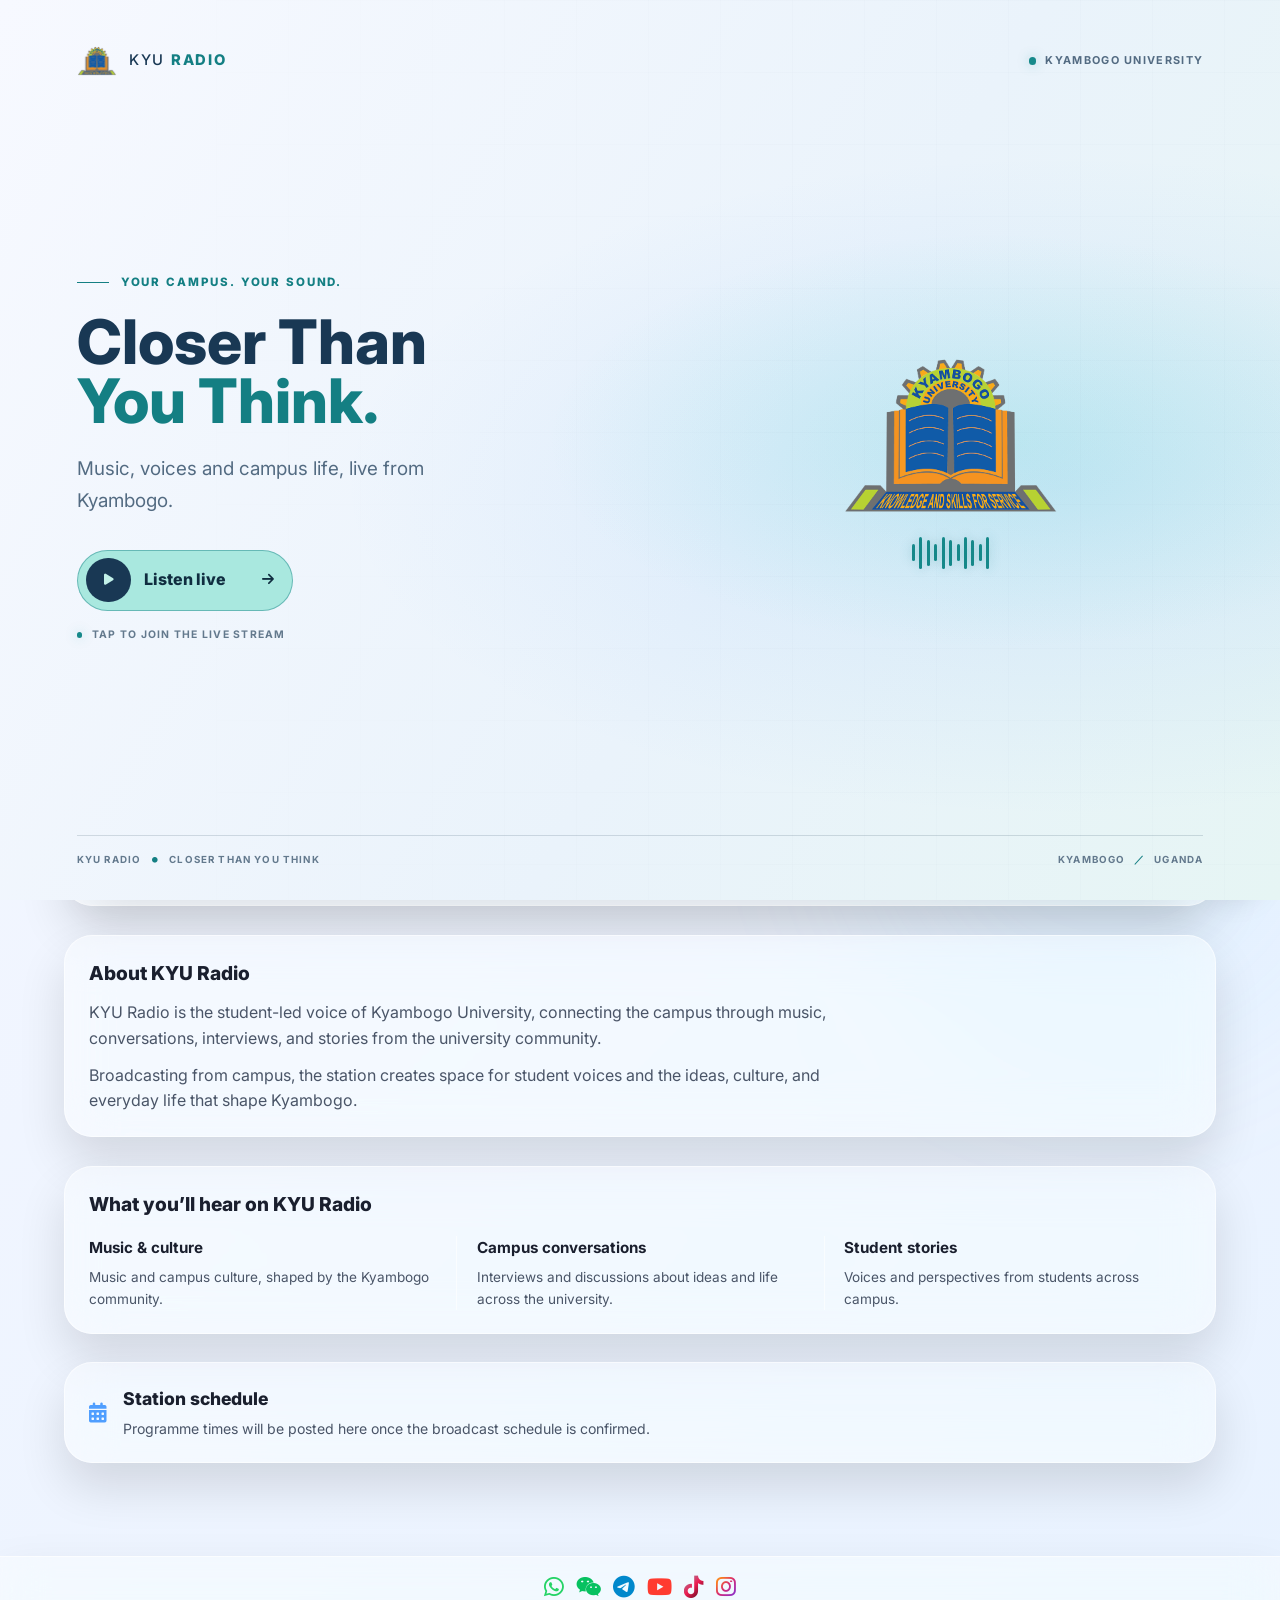
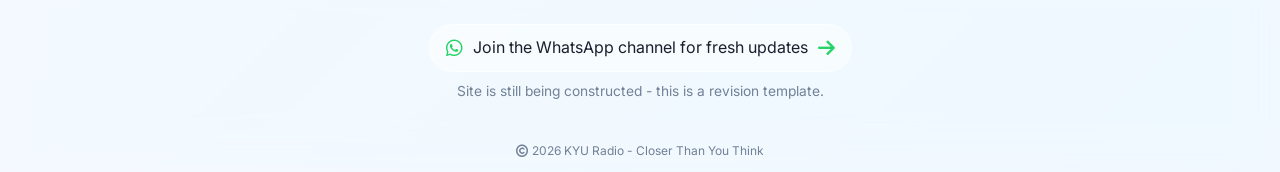
<file: index.html>
﻿<!DOCTYPE html>
<html lang="en">
<head>
  <meta charset="UTF-8">
  <meta name="viewport" content="width=device-width, initial-scale=1.0, viewport-fit=cover">
  <script>
    (function () {
      var theme;
      try { theme = localStorage.getItem('kyu-theme'); } catch (e) {}
      if (theme !== 'light' && theme !== 'dark') {
        theme = window.matchMedia && window.matchMedia('(prefers-color-scheme: dark)').matches ? 'dark' : 'light';
      }
      document.documentElement.setAttribute('data-theme', theme);
    })();
  </script>
  <title>KYU Radio | Kyambogo University</title>
  <meta name="description" content="KYU Radio is the student-led voice of Kyambogo University, bringing the campus community music, conversations, interviews, and stories.">
  <meta name="theme-color" content="#030615">
  <link rel="icon" type="image/png" sizes="192x192" href="app-icon-192.png?v=2">
  <link rel="manifest" href="manifest.webmanifest">
  <link rel="apple-touch-icon" sizes="180x180" href="app-icon-180.png?v=2">
  <meta name="mobile-web-app-capable" content="yes">
  <meta name="apple-mobile-web-app-capable" content="yes">
  <meta name="apple-mobile-web-app-title" content="KYU Radio">
  <meta name="apple-mobile-web-app-status-bar-style" content="black-translucent">
  <link rel="canonical" href="https://nexstudy.me/">
  <meta property="og:type" content="website">
  <meta property="og:site_name" content="KYU Radio">
  <meta property="og:title" content="KYU Radio | Kyambogo University">
  <meta property="og:description" content="The student-led voice of Kyambogo University. Listen for music, campus conversations, interviews, and student stories.">
  <meta property="og:url" content="https://nexstudy.me/">
  <meta property="og:image" content="https://nexstudy.me/og-image.png">
  <meta property="og:image:alt" content="Kyambogo University crest, the KYU Radio logo">
  <meta name="twitter:card" content="summary_large_image">
  <meta name="twitter:title" content="KYU Radio | Kyambogo University">
  <meta name="twitter:description" content="The student-led voice of Kyambogo University. Listen for music, campus conversations, interviews, and student stories.">
  <meta name="twitter:image" content="https://nexstudy.me/og-image.png">
  <link rel="preload" href="fonts/Inter-VariableFont_opsz,wght.ttf" as="font" type="font/ttf" crossorigin>
  <link rel="preconnect" href="https://fonts.googleapis.com">
  <link rel="preconnect" href="https://fonts.gstatic.com" crossorigin>
  <link href="https://fonts.googleapis.com/css2?family=Inter:opsz,wght@14..32,300;14..32,400;14..32,500;14..32,600;14..32,700;14..32,800&display=swap" rel="stylesheet">
  <link rel="stylesheet" href="https://cdnjs.cloudflare.com/ajax/libs/font-awesome/6.0.0-beta3/css/all.min.css">
  <link rel="stylesheet" href="styles.css">
</head>
<body class="entry-active">
  <section class="entry-gate" id="entry" role="dialog" aria-modal="true" aria-labelledby="entryTitle">
    <div class="entry-gate-shell">
      <header class="entry-gate-header">
        <div class="entry-gate-brand">
          <img class="entry-gate-brand-mark" src="kyu-logo.png" alt="">
          <span>KYU <strong>RADIO</strong></span>
        </div>
        <div class="entry-gate-location">
          <span class="entry-gate-location-dot" aria-hidden="true"></span>
          <span>KYAMBOGO UNIVERSITY</span>
        </div>
      </header>

      <div class="entry-gate-layout">
        <div class="entry-gate-copy">
          <p class="entry-gate-kicker">YOUR CAMPUS. YOUR SOUND.</p>
          <h1 class="entry-gate-title" id="entryTitle">Closer Than<br><span>You Think.</span></h1>
          <p class="entry-gate-description">Music, voices and campus life, live from Kyambogo.</p>
          <button class="entry-gate-button" id="enterBtn" type="button">
            <span class="entry-gate-play-icon"><i class="fas fa-play" aria-hidden="true"></i></span>
            <span>Listen live</span>
            <i class="fas fa-arrow-right entry-gate-button-arrow" aria-hidden="true"></i>
          </button>
          <p class="entry-gate-note"><span aria-hidden="true"></span> TAP TO JOIN THE LIVE STREAM</p>
        </div>

        <div class="entry-gate-art" aria-hidden="true">
          <img class="entry-gate-logo" src="kyu-logo.png" alt="">
          <div class="entry-gate-signal">
            <span></span><span></span><span></span><span></span><span></span><span></span><span></span><span></span><span></span><span></span><span></span>
          </div>
        </div>
      </div>

      <footer class="entry-gate-footer">
        <span>KYU RADIO <i class="fas fa-circle" aria-hidden="true"></i> CLOSER THAN YOU THINK</span>
        <span>KYAMBOGO <b>／</b> UGANDA</span>
      </footer>
    </div>
  </section>
  <div class="cosmic-bg" aria-hidden="true">
    <div class="floating-orb orb-a"></div>
    <div class="floating-orb orb-b"></div>
    <div class="floating-orb orb-c"></div>
  </div>

  <main class="container">
    <header class="radio-site-header">
      <div class="radio-brand" aria-label="KYU Radio brand">
        <img class="radio-brand-logo" src="kyu-logo.png" alt="KYU Radio logo">
        <div class="radio-brand-copy">
          <span class="radio-brand-name">KYU RADIO</span>
          <span class="radio-brand-sub">Closer Than You Think</span>
        </div>
      </div>
      <div class="radio-state" id="livePill" data-state="ready" role="status" aria-live="polite">
        <span class="radio-state-dot" aria-hidden="true"></span>
        <span id="liveText">Ready</span>
      </div>
    </header>
    <section id="radio-player" class="radio-player" aria-label="KYU Radio live stream">
      <div class="radio-art-frame">
        <span class="radio-art-fallback" id="radioArtFallback">KYU</span>
        <img id="radioArt" alt="" hidden>
      </div>
      <div class="radio-player-copy">
        <div class="radio-player-kicker">Now Playing</div>
        <h1 class="radio-player-title" id="nowTitle">KYU Radio</h1>
        <p class="radio-player-note" id="nowArtist">Live from Kyambogo University</p>
        <p class="radio-current-lyric" id="currentLyric" aria-live="off" hidden></p>
        <p class="radio-player-status" id="status" role="status" aria-live="polite" hidden></p>
      </div>
      <div class="radio-controls">
        <button class="radio-play-btn" id="playBtn" type="button" aria-label="Play KYU Radio">
          <svg viewBox="0 0 24 24" aria-hidden="true"><path id="playPath" d="M8 5v14l11-7z"/></svg>
        </button>
        <label class="radio-volume" for="volume">
          <span class="radio-volume-heading">
            <span>Volume</span>
            <output class="radio-volume-value" id="volumeValue" for="volume">75%</output>
          </span>
          <span class="radio-volume-slider">
            <i class="fas fa-volume-up radio-volume-icon" aria-hidden="true"></i>
            <input id="volume" type="range" min="0" max="1" step="0.01" value="0.75" aria-label="Volume">
          </span>
        </label>
      </div>
      <details class="radio-lyrics" id="lyricsSection" hidden>
        <summary>Lyrics</summary>
        <div class="radio-lyrics-transcript" id="lyricsTranscript"></div>
      </details>
      <audio id="audio" preload="none" aria-label="KYU Radio stream"></audio>
    </section>
    <div class="radio-listener-strip" aria-live="polite">
      <span class="radio-listener-count" id="listenerCount">—</span>
      <span>listening now</span>
    </div>
    
    <div class="topics-nav-wrapper">
      <button type="button" class="nav-arrow nav-arrow-left" aria-label="Scroll topics left"><i class="fas fa-chevron-left"></i></button>
      <div class="topics-nav" id="topicsNav">
        <a href="#radio-player" class="topic-nav-link">Listen Live</a>
        <a href="#radio-history" class="topic-nav-link">Recently Played</a>
        <a href="#radio-about" class="topic-nav-link">About</a>
        <a href="#radio-programs" class="topic-nav-link">Programming</a>
        <a href="#radio-schedule" class="topic-nav-link">Schedule</a>
      </div>
      <button type="button" class="nav-arrow nav-arrow-right" aria-label="Scroll topics right"><i class="fas fa-chevron-right"></i></button>
    </div>

    <section id="radio-history" class="radio-history fade-up" aria-labelledby="historyHeading">
      <h2 id="historyHeading">Recently Played</h2>
      <ul class="history-list" id="historyList">
        <li class="history-item">
          <div class="history-art" aria-hidden="true"></div>
          <div class="history-text">
            <div class="history-title">Waiting for station data…</div>
            <div class="history-artist">Track history will appear here</div>
          </div>
          <div class="history-time">—</div>
        </li>
      </ul>
    </section>

    <section id="radio-about" class="radio-about fade-up" aria-labelledby="aboutHeading">
      <h2 id="aboutHeading">About KYU Radio</h2>
      <p>KYU Radio is the student-led voice of Kyambogo University, connecting the campus through music, conversations, interviews, and stories from the university community.</p>
      <p>Broadcasting from campus, the station creates space for student voices and the ideas, culture, and everyday life that shape Kyambogo.</p>
    </section>

    <section id="radio-programs" class="radio-programs fade-up" aria-labelledby="programsHeading">
      <h2 id="programsHeading">What you’ll hear on KYU Radio</h2>
      <div class="program-grid">
        <article class="program-item">
          <h3>Music &amp; culture</h3>
          <p>Music and campus culture, shaped by the Kyambogo community.</p>
        </article>
        <article class="program-item">
          <h3>Campus conversations</h3>
          <p>Interviews and discussions about ideas and life across the university.</p>
        </article>
        <article class="program-item">
          <h3>Student stories</h3>
          <p>Voices and perspectives from students across campus.</p>
        </article>
      </div>
    </section>

    <section id="radio-schedule" class="radio-schedule fade-up" aria-labelledby="scheduleHeading">
      <i class="fas fa-calendar-alt radio-schedule-icon" aria-hidden="true"></i>
      <div>
        <h2 id="scheduleHeading">Station schedule</h2>
        <p>Programme times will be posted here once the broadcast schedule is confirmed.</p>
      </div>
    </section>

  </main>

    <footer class="footer-wrapper">
      <div class="footer-content">
        <div class="social-links">
          <a class="social-icon" data-social="whatsapp" href="https://whatsapp.com/channel/0029Vb8wN9pDZ4LTn4xQVS14" target="_blank" rel="noopener noreferrer" aria-label="WhatsApp"><i class="fab fa-whatsapp"></i></a>
          <a class="social-icon" data-social="wechat" href="https://www.wechat.com" target="_blank" rel="noopener noreferrer" aria-label="WeChat"><i class="fab fa-weixin"></i></a>
          <a class="social-icon" data-social="telegram" href="https://t.me/kyuradio" target="_blank" rel="noopener noreferrer" aria-label="Telegram"><i class="fab fa-telegram"></i></a>
          <a class="social-icon" data-social="youtube" href="https://youtube.com/@kyambogo_university?si=bXR2ndta5d_9NJWc" target="_blank" rel="noopener noreferrer" aria-label="YouTube"><i class="fab fa-youtube"></i></a>
          <a class="social-icon" data-social="tiktok" href="https://tiktok.com" target="_blank" rel="noopener noreferrer" aria-label="TikTok"><i class="fab fa-tiktok"></i></a>
          <a class="social-icon" data-social="instagram" href="https://www.instagram.com/kyambogo_university?stkn=MXdjdWpjbTR1eXE0bg==" target="_blank" rel="noopener noreferrer" aria-label="Instagram"><i class="fab fa-instagram"></i></a>
        </div>
        <div class="footer-cta">
          <div class="whatsapp-channel" id="whatsappChannelBtn">
            <i class="fab fa-whatsapp"></i>
            <span>Join the WhatsApp channel for fresh updates</span>
            <i class="fas fa-arrow-right"></i>
          </div>
          <div class="footer-note">
            Site is still being constructed - this is a revision template.
          </div>
        </div>
        <div class="footer-divider"></div>
        <div class="copyright">
          <i class="far fa-copyright"></i> 2026 KYU Radio - Closer Than You Think
        </div>
      </div>
    </footer>
    <button class="theme-toggle" id="displayThemeToggle" type="button" aria-label="Toggle theme">
      <i class="fas fa-moon"></i>
    </button>
    <aside class="sticky-player" id="stickyBar" aria-label="Mini player" aria-hidden="true">
      <div class="sticky-player-art" id="sbArt" aria-hidden="true"></div>
      <div class="sticky-player-copy" aria-live="polite">
        <span class="sticky-player-label">NOW PLAYING</span>
        <span class="sticky-player-title" id="sbTitle">KYU Radio</span>
        <span class="sticky-player-artist" id="sbArtist">Live from Kyambogo University</span>
      </div>
      <button class="sticky-player-button" id="sbBtn" type="button" aria-label="Play stream">
        <svg viewBox="0 0 24 24" aria-hidden="true"><path id="sbPath" d="M8 5v14l11-7z"/></svg>
      </button>
    </aside>
  <script>
    // ========== TOUCH DEVICE DETECTION ==========
    (function() {
      const isTouchDevice = () => {
        return (('ontouchstart' in window) ||
                (navigator.maxTouchPoints > 0) ||
                (navigator.msMaxTouchPoints > 0) ||
                window.matchMedia('(pointer: coarse)').matches);
      };

      if (isTouchDevice()) {
        document.documentElement.classList.add('touch-device');
        document.body.classList.add('touch-device');
      }
    })();

    // ========== TOPIC DROPDOWNS ==========
    let openTopics = [];

    function toggleTopic(header, topicId) {
      const content = document.getElementById(`topic-content-${topicId}`);
      const icon = header.querySelector('.collapse-icon');
      const isOpen = content.classList.contains('open');

      if (!isOpen) {
        // Limit to 3 open topics
        if (openTopics.length >= 3) {
          const oldestId = openTopics.shift();
          const oldestContent = document.getElementById(`topic-content-${oldestId}`);
          const oldestHeader = oldestContent ? oldestContent.previousElementSibling : null;
          if (oldestContent && oldestHeader) {
            oldestContent.classList.remove('open');
            const oldestIcon = oldestHeader.querySelector('.collapse-icon');
            if (oldestIcon) {
              oldestIcon.classList.remove('fa-chevron-down');
              oldestIcon.classList.add('fa-chevron-right');
              oldestHeader.setAttribute('aria-expanded', 'false');
            }
          }
        }
        content.classList.add('open');
        if (icon) {
          icon.classList.remove('fa-chevron-right');
          icon.classList.add('fa-chevron-down');
        }
        header.setAttribute('aria-expanded', 'true');
        openTopics.push(topicId);
      } else {
        content.classList.remove('open');
        if (icon) {
          icon.classList.remove('fa-chevron-down');
          icon.classList.add('fa-chevron-right');
        }
        header.setAttribute('aria-expanded', 'false');
        openTopics = openTopics.filter(id => id !== topicId);
      }
    }

    // Open topic from hash
    function openTopicFromHash() {
      const hash = window.location.hash;
      if (hash && hash.startsWith('#topic-')) {
        const topicId = hash.replace('#topic-', '');
        const header = document.querySelector(`#topic-${topicId} .topic-header`);
        if (header) {
          const content = document.getElementById(`topic-content-${topicId}`);
          if (content && !content.classList.contains('open')) {
            toggleTopic(header, parseInt(topicId));
          }
        }
      }
    }

    // ========== MARQUEE DETECTION ==========
    function setupEpisodeTitleWrappers() {
      document.querySelectorAll('.episode-title').forEach(title => {
        if (!title.querySelector('.episode-title-text')) {
          const inner = document.createElement('span');
          inner.className = 'episode-title-text';
          inner.textContent = title.textContent.trim();
          title.textContent = '';
          title.appendChild(inner);
        }
      });
    }

    function setupTopicNameWrappers() {
      document.querySelectorAll('.topic-name').forEach(name => {
        if (!name.querySelector('.topic-name-text')) {
          const inner = document.createElement('span');
          inner.className = 'topic-name-text';
          inner.textContent = name.textContent.trim();
          name.textContent = '';
          name.appendChild(inner);
        }
      });
    }

    function checkAndApplyMarquee() {
      const isMobile = window.matchMedia('(max-width: 768px)').matches;
      const prefersReducedMotion = window.matchMedia('(prefers-reduced-motion: reduce)').matches;
      document.querySelectorAll('.episode-title, .topic-name').forEach(container => {
        const inner = container.querySelector('.episode-title-text, .topic-name-text');
        if (!inner) {
          return;
        }

        container.classList.remove('marquee-active');
        container.style.removeProperty('--marquee-duration');
        container.style.removeProperty('--topic-marquee-duration');
        inner.style.animationDuration = '';
        inner.style.removeProperty('transform');

        if (prefersReducedMotion) {
          return;
        }

        const containerWidth = container.clientWidth;
        const textWidth = inner.scrollWidth;

        if (textWidth > containerWidth + 2) {
          container.classList.add('marquee-active');
          container.style.setProperty('--marquee-shift', `${textWidth - containerWidth}px`);
          const durationBase = container.classList.contains('topic-name') ? (isMobile ? 7 : 10) : (isMobile ? 8 : 12);
          const maxDuration = container.classList.contains('topic-name') ? (isMobile ? 16 : 22) : (isMobile ? 18 : 24);
          const duration = Math.max(durationBase, Math.min(maxDuration, (textWidth / containerWidth) * durationBase));
          const propertyName = container.classList.contains('topic-name') ? '--topic-marquee-duration' : '--marquee-duration';
          container.style.setProperty(propertyName, duration + 's');
        }
      });
    }

    // ========== THEME TOGGLE (FIXED) ==========
    const themeToggle = document.getElementById('displayThemeToggle');
    const THEME_KEY = 'kyu-theme';
    let isScrollTopMode = false;
    const scrollToggleThreshold = 220;
    let themeToggleFadeTimer = null;

    function getSystemTheme() {
      return window.matchMedia && window.matchMedia('(prefers-color-scheme: dark)').matches ? 'dark' : 'light';
    }

    function getStoredTheme() {
      try {
        const saved = localStorage.getItem(THEME_KEY);
        if (saved === 'light' || saved === 'dark') return saved;
      } catch (e) {}
      return getSystemTheme();
    }

    function applyTheme(mode) {
      const resolvedMode = mode === 'system' ? getSystemTheme() : mode;
      document.documentElement.setAttribute('data-theme', resolvedMode);
      document.body.classList.toggle('light-mode', resolvedMode === 'light');
      document.body.classList.toggle('dark-mode', resolvedMode === 'dark');
      try { localStorage.setItem(THEME_KEY, resolvedMode); } catch (e) {}
      renderThemeToggle();
    }

    function renderThemeToggle() {
      if (!themeToggle) return;
      if (isScrollTopMode) {
        themeToggle.classList.add('scroll-top');
        themeToggle.innerHTML = '<svg class="scroll-top-icon" viewBox="0 0 24 24" aria-hidden="true" focusable="false"><path d="M12 19V5M6 11l6-6 6 6"/></svg>';
        themeToggle.setAttribute('aria-label', 'Scroll to top');
        return;
      }

      themeToggle.classList.remove('scroll-top');
      const isLightMode = document.body.classList.contains('light-mode');
      themeToggle.innerHTML = isLightMode
        ? '<i class="theme-toggle-icon fas fa-moon" aria-hidden="true"></i>'
        : '<i class="theme-toggle-icon fas fa-sun" aria-hidden="true"></i>';
      themeToggle.setAttribute('aria-label', isLightMode ? 'Switch to dark mode' : 'Switch to light mode');
    }

    function showThemeToggle() {
      if (!themeToggle) return;
      themeToggle.classList.add('visible');
      themeToggle.classList.remove('fade-out');
      if (themeToggleFadeTimer) {
        clearTimeout(themeToggleFadeTimer);
      }
      themeToggleFadeTimer = window.setTimeout(() => {
        themeToggle.classList.remove('visible');
        themeToggle.classList.add('fade-out');
      }, 1200);
    }

    function updateThemeToggleState() {
      const shouldUseScrollTop = window.scrollY > scrollToggleThreshold;
      if (shouldUseScrollTop !== isScrollTopMode) {
        isScrollTopMode = shouldUseScrollTop;
        renderThemeToggle();
      }
    }

    themeToggle.addEventListener('click', () => {
      if (isScrollTopMode) {
        window.scrollTo({ top: 0, behavior: 'smooth' });
        return;
      }

      const nextMode = document.body.classList.contains('light-mode') ? 'dark' : 'light';
      applyTheme(nextMode);
    });

    const savedTheme = getStoredTheme();
    applyTheme(savedTheme);
    window.matchMedia('(prefers-color-scheme: dark)').addEventListener?.('change', () => {
      if (getStoredTheme() === 'dark' || getStoredTheme() === 'light') return;
      applyTheme(getSystemTheme());
    });

    document.addEventListener('keydown', (event) => {
      if (!event.altKey) return;
      const key = (event.key || '').toLowerCase();

      if (key === 't') {
        event.preventDefault();
        const nextMode = document.body.classList.contains('light-mode') ? 'dark' : 'light';
        applyTheme(nextMode);
      }

      if (key === 's') {
        event.preventDefault();
        applyTheme(getSystemTheme());
      }
    });

    // ========== PAGE SCROLL ==========
    window.addEventListener('scroll', () => {
      showThemeToggle();
      window.requestAnimationFrame(updateThemeToggleState);
    });
    
    // ========== NAVIGATION SCROLL ==========
    const topicsNav = document.getElementById('topicsNav');
    const navLeftBtn = document.querySelector('.nav-arrow-left');
    const navRightBtn = document.querySelector('.nav-arrow-right');

    function updateTopicNavArrows() {
      if (!topicsNav || !navLeftBtn || !navRightBtn) return;
      const firstTopic = topicsNav.querySelector('.topic-nav-link:first-child');
      const lastTopic = topicsNav.querySelector('.topic-nav-link:last-child');
      const navRect = topicsNav.getBoundingClientRect();
      const hasOverflow = topicsNav.scrollWidth > topicsNav.clientWidth + 1;

      if (!firstTopic || !lastTopic || !hasOverflow) {
        navLeftBtn.disabled = true;
        navRightBtn.disabled = true;
        navLeftBtn.classList.add('hidden');
        navRightBtn.classList.add('hidden');
        return;
      }

      const firstRect = firstTopic.getBoundingClientRect();
      const lastRect = lastTopic.getBoundingClientRect();
      const leftDisabled = firstRect.left >= navRect.left + 1;
      const rightDisabled = lastRect.right <= navRect.right - 1;

      navLeftBtn.disabled = leftDisabled;
      navRightBtn.disabled = rightDisabled;
      navLeftBtn.classList.toggle('hidden', leftDisabled);
      navRightBtn.classList.toggle('hidden', rightDisabled);
      navLeftBtn.style.pointerEvents = leftDisabled ? 'none' : '';
      navRightBtn.style.pointerEvents = rightDisabled ? 'none' : '';
    }
    
    if (navLeftBtn) {
      navLeftBtn.addEventListener('click', () => {
        topicsNav.scrollBy({ left: -300, behavior: 'smooth' });
      });
    }
    
    if (navRightBtn) {
      navRightBtn.addEventListener('click', () => {
        topicsNav.scrollBy({ left: 300, behavior: 'smooth' });
      });
    }

    if (topicsNav) {
      topicsNav.addEventListener('scroll', () => {
        updateTopicNavArrows();
      });
      window.addEventListener('resize', updateTopicNavArrows);
      updateTopicNavArrows();
    }

    // ========== EPISODE ROW CLICKS ==========
    document.querySelectorAll('.episode-row').forEach(row => {
      row.addEventListener('click', (e) => {
        const href = row.getAttribute('data-href');
        if (href) {
          window.location.href = href;
        }
      });
    });
    
    // ========== SOCIAL LINKS ==========
    const socialUrls = {
      whatsapp: 'https://whatsapp.com/channel/0029Vb8wN9pDZ4LTn4xQVS14',
      wechat: 'https://www.wechat.com',
      telegram: 'https://t.me/kyuradio',
      youtube: 'https://youtube.com/@kyambogo_university?si=bXR2ndta5d_9NJWc',
      tiktok: 'https://tiktok.com',
      instagram: 'https://www.instagram.com/kyambogo_university?stkn=MXdjdWpjbTR1eXE0bg=='
    };
    
    document.querySelectorAll('.social-icon').forEach(icon => {
      if (icon.tagName.toLowerCase() === 'a') return;
      icon.addEventListener('click', () => {
        const platform = icon.getAttribute('data-social');
        if (platform && socialUrls[platform]) {
          window.open(socialUrls[platform], '_blank');
        }
      });
    });
    
    document.getElementById('whatsappChannelBtn')?.addEventListener('click', () => {
      window.open('https://whatsapp.com/channel/0029Vb8wN9pDZ4LTn4xQVS14', '_blank');
    });
    
    // ========== FADE-IN OBSERVER ==========
    function isElementInView(element) {
      const rect = element.getBoundingClientRect();
      return rect.top < window.innerHeight * 0.95 && rect.bottom > 0;
    }

    function initFadeUpObserver() {
      const fadeEls = document.querySelectorAll('.fade-up');
      const reducedMotion = window.matchMedia('(prefers-reduced-motion: reduce)').matches;
      if (reducedMotion || !('IntersectionObserver' in window)) {
        fadeEls.forEach(el => el.classList.add('visible'));
        return;
      }

      const fadeObserver = new IntersectionObserver((entries) => {
        entries.forEach(entry => {
          if (entry.isIntersecting || entry.intersectionRatio > 0) {
            entry.target.classList.add('visible');
            fadeObserver.unobserve(entry.target);
          }
        });
      }, { threshold: 0.05, rootMargin: '0px 0px -10% 0px' });

      fadeEls.forEach(el => {
        fadeObserver.observe(el);
        if (isElementInView(el)) {
          el.classList.add('visible');
          fadeObserver.unobserve(el);
        }
      });
    }

    // ========== INITIALIZATION ==========
    window.addEventListener('DOMContentLoaded', () => {
      setupEpisodeTitleWrappers();
      setupTopicNameWrappers();
      openTopicFromHash();
      checkAndApplyMarquee();
      updateTopicNavArrows();
      updateThemeToggleState();
      initFadeUpObserver();
    });
    
    window.addEventListener('hashchange', openTopicFromHash);
    window.addEventListener('resize', () => {
      setTimeout(checkAndApplyMarquee, 200);
    });
    window.addEventListener('load', () => {
      checkAndApplyMarquee();
      updateTopicNavArrows();
      updateThemeToggleState();
    });
    
    document.querySelectorAll('.topic-header[role="button"]').forEach(header => {
      header.addEventListener('keydown', (event) => {
        if (event.key === 'Enter' || event.key === ' ') {
          event.preventDefault();
          const topicId = header.closest('.topic-section')?.id?.replace('topic-', '');
          if (topicId) toggleTopic(header, parseInt(topicId, 10));
        }
      });
    });
    
    // Pause marquee and reset position while hovering
    document.querySelectorAll('.episode-row').forEach(row => {
      row.addEventListener('mouseenter', () => {
        if (window.matchMedia('(prefers-reduced-motion: reduce)').matches) return;
        const title = row.querySelector('.episode-title');
        const inner = title?.querySelector('.episode-title-text');
        if (title && inner && inner.offsetWidth > title.clientWidth) {
          title.classList.remove('marquee-active');
          title.classList.add('reset-on-hover');
          inner.style.transform = 'translateX(0)';
        }
      });
      row.addEventListener('mouseleave', () => {
        if (window.matchMedia('(prefers-reduced-motion: reduce)').matches) return;
        const title = row.querySelector('.episode-title');
        const inner = title?.querySelector('.episode-title-text');
        if (title && inner && inner.offsetWidth > title.clientWidth) {
          title.classList.remove('reset-on-hover');
          inner.style.removeProperty('transform');
          requestAnimationFrame(() => title.classList.add('marquee-active'));
        }
      });
    });

    document.querySelectorAll('.topic-header').forEach(header => {
      header.addEventListener('mouseenter', () => {
        if (window.matchMedia('(prefers-reduced-motion: reduce)').matches) return;
        const name = header.querySelector('.topic-name');
        const inner = name?.querySelector('.topic-name-text');
        if (name && inner && inner.offsetWidth > name.clientWidth) {
          name.classList.remove('marquee-active');
          name.classList.add('reset-on-hover');
          inner.style.transform = 'translateX(0)';
        }
      });
      header.addEventListener('mouseleave', () => {
        if (window.matchMedia('(prefers-reduced-motion: reduce)').matches) return;
        const name = header.querySelector('.topic-name');
        const inner = name?.querySelector('.topic-name-text');
        if (name && inner && inner.offsetWidth > name.clientWidth) {
          name.classList.remove('reset-on-hover');
          inner.style.removeProperty('transform');
          requestAnimationFrame(() => name.classList.add('marquee-active'));
        }
      });
    });
  </script>
  <script src="app.js"></script>
  <script>
    if ('serviceWorker' in navigator && window.isSecureContext) {
      window.addEventListener('load', function () {
        navigator.serviceWorker.register('./service-worker.js')
          .catch(function (error) {
            console.error('Service worker registration failed:', error);
          });
      });
    }
  </script>
</body>
</html>
</file>
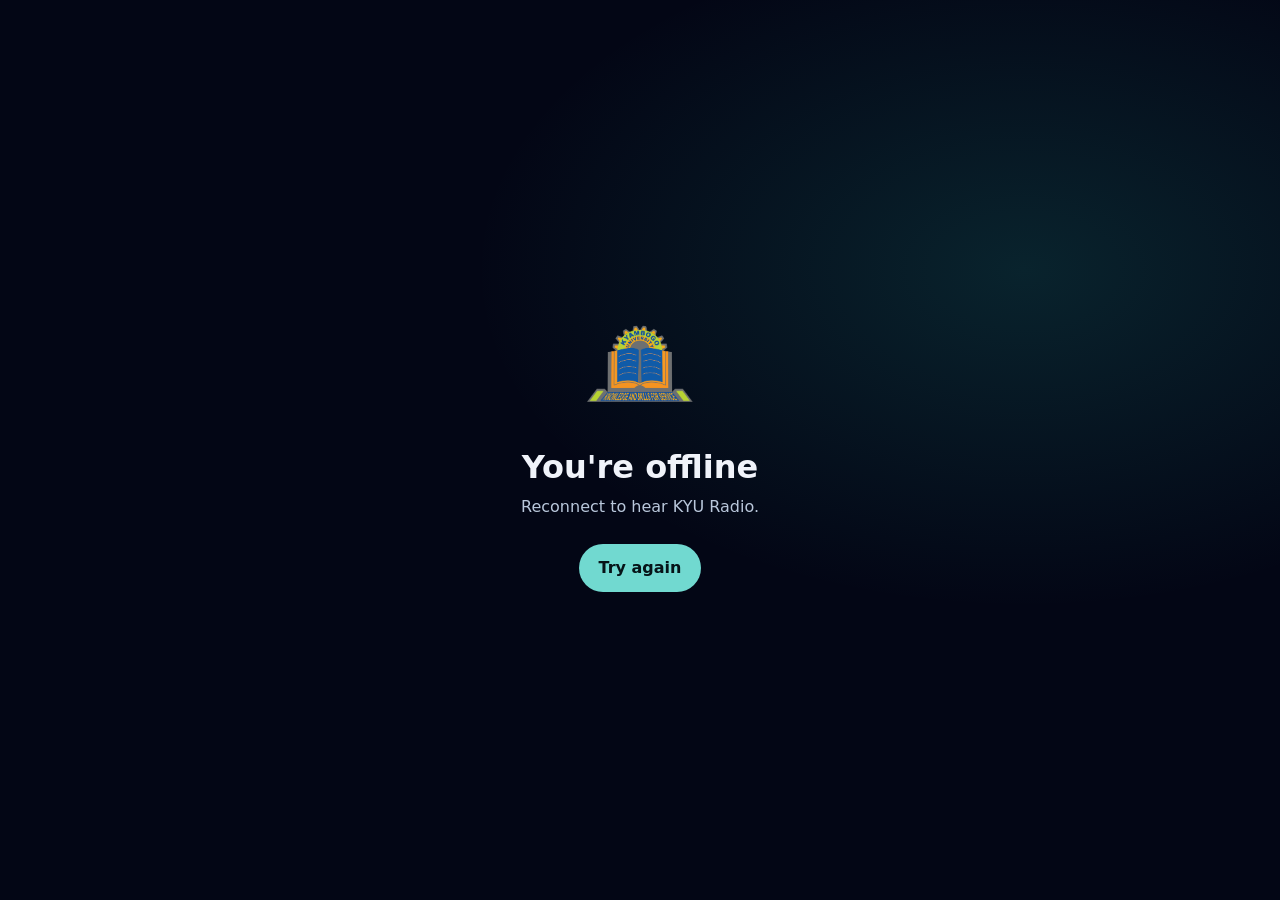
<file: offline.html>
<!DOCTYPE html>
<html lang="en">
<head>
  <meta charset="UTF-8">
  <meta name="viewport" content="width=device-width, initial-scale=1">
  <meta name="theme-color" content="#030615">
  <title>KYU Radio | Offline</title>
  <style>
    * { box-sizing: border-box; }
    body { display: grid; min-height: 100vh; place-items: center; margin: 0; padding: 1.5rem; color: #f0f3fa; background: radial-gradient(ellipse at 80% 30%, rgba(45,212,191,.14), transparent 38%), #030615; font-family: system-ui, sans-serif; text-align: center; }
    main { width: min(100%, 26rem); }
    img { width: 7rem; height: 7rem; object-fit: contain; }
    h1 { margin: 1.5rem 0 .5rem; font-size: 2rem; }
    p { margin: 0; color: #b9c7db; line-height: 1.6; }
    button { min-height: 3rem; margin-top: 1.5rem; padding: .7rem 1.2rem; border: 0; border-radius: 999px; color: #061317; background: #71d9d0; font: inherit; font-weight: 700; cursor: pointer; }
  </style>
</head>
<body>
  <main>
    <img src="kyu-logo.png" alt="Kyambogo University crest">
    <h1>You're offline</h1>
    <p>Reconnect to hear KYU Radio.</p>
    <button type="button" onclick="location.reload()">Try again</button>
  </main>
</body>
</html>
</file>
<file: styles.css>
@font-face {
      font-family: 'Inter Local';
      src: url('fonts/Inter-VariableFont_opsz,wght.ttf') format('truetype');
      font-style: normal;
      font-weight: 300 800;
      font-display: swap;
    }

    @font-face {
      font-family: 'Inter Local';
      src: url('fonts/Inter-Italic-VariableFont_opsz,wght.ttf') format('truetype');
      font-style: italic;
      font-weight: 300 800;
      font-display: swap;
    }

* { margin: 0; padding: 0; box-sizing: border-box; }

:root {
      --bg-primary: radial-gradient(circle at 10% 20%, #071c3a, #030615 80%);
      --text-primary: #f0f3fa;
      --text-secondary: #b9c7db;
      --text-dim: #6e85b0;
      --accent-blue: #4f9eff;
      --accent-purple: #9b4dff;
      --accent-green: #2dd4bf;
      --transition-smooth: all 0.3s cubic-bezier(0.2, 0.9, 0.4, 1.1);
      --glass-bg: rgba(255, 255, 255, 0.08);
      --glass-border: rgba(255, 255, 255, 0.18);
      --glass-shadow: 0 34px 68px rgba(0, 0, 0, 0.24);
      --radio-brand: #f0f3fa;
      --radio-player-bg: rgba(255, 255, 255, 0.055);
      --radio-player-border: rgba(255, 255, 255, 0.14);
      --radio-player-shadow: 0 18px 38px rgba(0, 0, 0, 0.18);
      --radio-art-bg: rgba(255, 255, 255, 0.06);
      --radio-art-border: rgba(255, 255, 255, 0.14);
      --radio-ready-text: #d2d8e2;
      --radio-ready-bg: rgba(148, 163, 184, 0.1);
      --radio-ready-border: rgba(148, 163, 184, 0.28);
      --radio-ready-dot: #94a3b8;
      --radio-live-text: #d7fbe8;
      --radio-live-bg: rgba(34, 197, 94, 0.13);
      --radio-live-border: rgba(74, 222, 128, 0.4);
      --radio-live-dot: #4ade80;
      --radio-warn-text: #ffecb5;
      --radio-warn-bg: rgba(245, 158, 11, 0.13);
      --radio-warn-border: rgba(245, 158, 11, 0.4);
      --radio-warn-dot: #fbbf24;
      --radio-offline-text: #ffe4e4;
      --radio-offline-bg: rgba(239, 68, 68, 0.16);
      --radio-offline-border: rgba(248, 113, 113, 0.45);
      --radio-offline-dot: #f87171;
      --radio-paused-text: #ffe6ae;
      --radio-paused-bg: rgba(194, 132, 28, 0.12);
      --radio-paused-border: rgba(194, 132, 28, 0.34);
      --radio-volume-thumb: #f0f7ff;
      --radio-status-ok: #56ddc1;
      --radio-status-error: #ff9b9b;
    }
   
    body {
      font-family: 'Inter Local', 'Inter', system-ui, -apple-system, 'Segoe UI', Roboto, sans-serif;
      background: var(--bg-primary);
      background-size: 300% 300%;
      background-attachment: fixed;
      background-repeat: no-repeat;
      animation: dayGradientFlow 24s ease infinite;
      color: var(--text-primary);
      line-height: 1.6;
      overflow-x: hidden;
      transition: background 0.3s ease, color 0.3s ease;
    }
    :is(body.light-mode, html[data-theme="light"]) {
      --bg-primary: linear-gradient(135deg, #f5f7ff 0%, #e8f2ff 45%, #e5f7ff 100%);
      --text-primary: #1a1f2e;
      --text-secondary: #4a5568;
      --text-dim: #718096;
      --glass-bg: rgba(255, 255, 255, 0.45);
      --glass-border: rgba(255, 255, 255, 0.55);
      --glass-shadow: 0 24px 48px rgba(0, 0, 0, 0.12);
      --radio-brand: #193854;
      --radio-player-bg: rgba(255, 255, 255, 0.72);
      --radio-player-border: rgba(85, 111, 145, 0.2);
      --radio-player-shadow: 0 18px 38px rgba(42, 65, 93, 0.12);
      --radio-art-bg: rgba(229, 238, 247, 0.8);
      --radio-art-border: rgba(85, 111, 145, 0.2);
      --radio-ready-text: #475569;
      --radio-ready-bg: rgba(148, 163, 184, 0.1);
      --radio-ready-border: rgba(71, 85, 105, 0.22);
      --radio-ready-dot: #64748b;
      --radio-live-text: #166534;
      --radio-live-bg: rgba(34, 197, 94, 0.1);
      --radio-live-border: rgba(22, 163, 74, 0.3);
      --radio-live-dot: #16a34a;
      --radio-warn-text: #854d0e;
      --radio-warn-bg: rgba(245, 158, 11, 0.12);
      --radio-warn-border: rgba(180, 83, 9, 0.28);
      --radio-warn-dot: #d97706;
      --radio-offline-text: #991b1b;
      --radio-offline-bg: rgba(220, 38, 38, 0.09);
      --radio-offline-border: rgba(185, 28, 28, 0.28);
      --radio-offline-dot: #dc2626;
      --radio-paused-text: #69490f;
      --radio-paused-bg: rgba(194, 132, 28, 0.1);
      --radio-paused-border: rgba(156, 101, 13, 0.28);
      --radio-volume-thumb: #ffffff;
      --radio-status-ok: #137663;
      --radio-status-error: #b42318;
    }
    html {
      scroll-behavior: smooth;
      scroll-padding-top: 96px;
    }
    .cosmic-bg { position: fixed; top: 0; left: 0; width: 100%; height: 100%; z-index: -2; opacity: 1; }
    .floating-orb { position: absolute; border-radius: 50%; filter: blur(75px); opacity: 0.35; animation: drift 26s infinite alternate ease-in-out; }
    .orb-a { width: 500px; height: 500px; background: radial-gradient(circle, rgba(79,158,255,0.55), rgba(255,255,255,0.12)); top: -200px; left: -150px; }
    .orb-b { width: 550px; height: 550px; background: radial-gradient(circle, rgba(45,212,191,0.45), rgba(255,255,255,0.12)); bottom: -180px; right: -100px; animation-duration: 32s; }
    .orb-c { width: 320px; height: 320px; background: radial-gradient(circle, rgba(155,77,255,0.28), rgba(255,255,255,0.08)); top: 30%; left: 70%; animation-duration: 20s; opacity: 0.25; }
    @keyframes drift { 0% { transform: translate(0, 0) scale(1); } 100% { transform: translate(50px, 40px) scale(1.08); } }
    @keyframes dayGradientFlow { 0% { background-position: 0% 50%; } 50% { background-position: 100% 50%; } 100% { background-position: 0% 50%; } }
    
    body.light-mode .orb-a { background: radial-gradient(circle, rgba(118,148,255,0.45), rgba(255,255,255,0.12)); }
    body.light-mode .orb-b { background: radial-gradient(circle, rgba(102, 209, 255,0.32), rgba(255,255,255,0.1)); }
    body.light-mode .orb-c { background: radial-gradient(circle, rgba(173, 119, 255,0.24), rgba(255,255,255,0.08)); }
    body.light-mode .topic-section { box-shadow: 0 28px 80px rgba(0,0,0,0.08); }
    body.light-mode .topic-header { background: transparent; }
    body.light-mode .topic-header:hover { background: rgba(255,255,255,0.14); }
    body.light-mode .topic-content { background: transparent; }
    body.light-mode .episode-row { background: rgba(255,255,255,0.10); border-bottom: 1px solid rgba(0,0,0,0.08); }
    body.light-mode .episode-row:hover { background: rgba(255,255,255,0.16); box-shadow: 0 16px 32px rgba(0,0,0,0.08); }
    body.light-mode .episode-number { background: rgba(255,255,255,0.55); border-color: rgba(255,255,255,0.75); }

    body.entry-active { overflow: hidden; }
    .entry-gate {
      position: fixed;
      inset: 0;
      z-index: 2000;
      overflow: auto;
      color: #f0f3fa;
      background:
        radial-gradient(ellipse at 78% 49%, rgba(45, 212, 191, 0.12), transparent 32%),
        radial-gradient(ellipse at 83% 54%, rgba(79, 158, 255, 0.13), transparent 48%),
        linear-gradient(120deg, #030615 0%, #07152a 58%, #06101d 100%);
      opacity: 1;
      visibility: visible;
      transition: opacity 0.4s ease, visibility 0.4s ease;
    }
    .entry-gate::before {
      position: absolute;
      inset: 0;
      pointer-events: none;
      content: "";
      opacity: 0.2;
      background-image: linear-gradient(rgba(255,255,255,0.035) 1px, transparent 1px), linear-gradient(90deg, rgba(255,255,255,0.035) 1px, transparent 1px);
      background-size: 72px 72px;
      mask-image: linear-gradient(90deg, transparent, #000 75%);
    }
    .entry-gate.hidden {
      opacity: 0;
      visibility: hidden;
      pointer-events: none;
    }
    .entry-gate-shell {
      position: relative;
      display: flex;
      width: min(100%, 1600px);
      min-height: 100vh;
      min-height: 100svh;
      flex-direction: column;
      justify-content: space-between;
      margin: 0 auto;
      padding: clamp(1.25rem, 3.2vw, 3rem) clamp(1.25rem, 6vw, 6.5rem) clamp(1rem, 2.5vw, 2rem);
    }
    .entry-gate-header,
    .entry-gate-footer {
      display: flex;
      align-items: center;
      justify-content: space-between;
      gap: 1rem;
    }
    .entry-gate-brand {
      display: flex;
      align-items: center;
      gap: 0.75rem;
      font-size: 0.92rem;
      font-weight: 500;
      letter-spacing: 0.12em;
    }
    .entry-gate-brand strong { color: #71d9d0; font-weight: 800; }
    .entry-gate-brand-mark { width: 2.5rem; height: 2.5rem; object-fit: contain; }
    .entry-gate-location {
      display: flex;
      align-items: center;
      gap: 0.6rem;
      color: #91a6bf;
      font-size: 0.68rem;
      font-weight: 700;
      letter-spacing: 0.12em;
    }
    .entry-gate-location-dot,
    .entry-gate-note span {
      width: 0.45rem;
      height: 0.45rem;
      flex: 0 0 auto;
      border-radius: 50%;
      background: #71d9d0;
      box-shadow: 0 0 14px rgba(113, 217, 208, 0.85);
    }
    .entry-gate-layout {
      display: grid;
      width: min(100%, 1200px);
      flex: 1;
      grid-template-columns: minmax(0, 1fr) minmax(19rem, 0.95fr);
      align-items: center;
      gap: clamp(2rem, 7vw, 7rem);
      margin: 0 auto;
      padding: 2rem 0;
    }
    .entry-gate-copy { animation: entry-arrive 0.7s cubic-bezier(0.2, 0.8, 0.2, 1) both; }
    .entry-gate-kicker {
      display: flex;
      align-items: center;
      gap: 0.75rem;
      color: #71d9d0;
      font-size: 0.72rem;
      font-weight: 800;
      letter-spacing: 0.16em;
    }
    .entry-gate-kicker::before { width: 2rem; height: 1px; background: currentColor; content: ""; }
    .entry-gate-title {
      margin-top: 1.35rem;
      font-size: clamp(2.8rem, 4.8vw, 5rem);
      font-weight: 800;
      line-height: 0.96;
    }
    .entry-gate-title span { color: #71d9d0; }
    .entry-gate-description {
      max-width: 27rem;
      margin-top: 1.4rem;
      color: #b9c7db;
      font-size: clamp(1rem, 1.5vw, 1.18rem);
      line-height: 1.7;
    }
    .entry-gate-button {
      display: inline-flex;
      min-width: 13.5rem;
      min-height: 3.8rem;
      align-items: center;
      gap: 0.85rem;
      margin-top: 2rem;
      padding: 0.45rem 1.1rem 0.45rem 0.5rem;
      border: 1px solid rgba(113, 217, 208, 0.7);
      border-radius: 999px;
      color: #061317;
      background: #71d9d0;
      font: inherit;
      font-weight: 800;
      cursor: pointer;
      transition: transform 0.2s ease, background 0.2s ease, box-shadow 0.2s ease;
    }
    .entry-gate-play-icon {
      display: grid;
      width: 2.8rem;
      height: 2.8rem;
      flex: 0 0 auto;
      place-items: center;
      border-radius: 50%;
      color: #71d9d0;
      background: #07152a;
    }
    .entry-gate-play-icon i { margin-left: 0.12rem; font-size: 0.8rem; }
    .entry-gate-button-arrow { margin-left: auto; font-size: 0.85rem; transition: transform 0.2s ease; }
    .entry-gate-button:hover {
      transform: translateY(-2px);
      background: #91eee3;
      box-shadow: 0 12px 38px rgba(45, 212, 191, 0.2);
    }
    .entry-gate-button:hover .entry-gate-button-arrow { transform: translateX(3px); }
    .entry-gate-button:focus-visible { outline: 3px solid #fff; outline-offset: 4px; }
    .entry-gate-note {
      display: flex;
      align-items: center;
      gap: 0.6rem;
      margin-top: 1rem;
      color: #8297b1;
      font-size: 0.65rem;
      font-weight: 700;
      letter-spacing: 0.12em;
    }
    .entry-gate-note span { width: 0.35rem; height: 0.35rem; }
    .entry-gate-art {
      position: relative;
      display: flex;
      width: min(100%, 34rem);
      flex-direction: column;
      align-items: center;
      justify-content: center;
      gap: 0.8rem;
      justify-self: end;
      animation: entry-art-arrive 1s 0.1s cubic-bezier(0.2, 0.8, 0.2, 1) both;
    }
    .entry-gate-logo { display: block; width: min(78%, 14rem); height: auto; }
    .entry-gate-signal {
      display: flex;
      height: 2rem;
      align-items: center;
      justify-content: center;
      gap: 0.28rem;
    }
    .entry-gate-signal span {
      width: 3px;
      height: var(--bar-height, 35%);
      border-radius: 99px;
      background: #71d9d0;
      box-shadow: 0 0 12px rgba(113,217,208,0.45);
      animation: signal-beat 0.85s ease-in-out infinite alternate;
      animation-delay: var(--bar-delay, 0s);
    }
    .entry-gate-signal span:nth-child(3n) { --bar-height: 82%; --bar-delay: -0.6s; }
    .entry-gate-signal span:nth-child(3n + 1) { --bar-height: 52%; --bar-delay: -0.2s; }
    .entry-gate-signal span:nth-child(3n + 2) { --bar-height: 100%; --bar-delay: -0.45s; }
    .entry-gate-footer {
      border-top: 1px solid rgba(255,255,255,0.12);
      padding-top: 1rem;
      color: #8297b1;
      font-size: 0.61rem;
      font-weight: 700;
      letter-spacing: 0.12em;
    }
    .entry-gate-footer i { margin: 0 0.45rem; color: #71d9d0; font-size: 0.35rem; vertical-align: middle; }
    .entry-gate-footer b { margin: 0 0.35rem; color: #71d9d0; }
    @keyframes entry-arrive {
      from { opacity: 0; transform: translateY(16px); }
      to { opacity: 1; transform: translateY(0); }
    }
    @keyframes entry-art-arrive {
      from { opacity: 0; transform: scale(0.96); }
      to { opacity: 1; transform: scale(1); }
    }
    @keyframes signal-beat {
      from { transform: scaleY(0.55); opacity: 0.62; }
      to { transform: scaleY(1); opacity: 1; }
    }
    :is(body.light-mode, html[data-theme="light"]) .entry-gate {
      color: #193854;
      background:
        radial-gradient(ellipse at 78% 49%, rgba(45, 212, 191, 0.16), transparent 32%),
        radial-gradient(ellipse at 83% 54%, rgba(79, 158, 255, 0.14), transparent 48%),
        linear-gradient(120deg, #f7f9ff 0%, #eaf3fb 58%, #e6f5f4 100%);
    }
    :is(body.light-mode, html[data-theme="light"]) .entry-gate::before {
      opacity: 0.34;
      background-image: linear-gradient(rgba(25,56,84,0.045) 1px, transparent 1px), linear-gradient(90deg, rgba(25,56,84,0.045) 1px, transparent 1px);
    }
    :is(body.light-mode, html[data-theme="light"]) .entry-gate-brand strong,
    :is(body.light-mode, html[data-theme="light"]) .entry-gate-kicker,
    :is(body.light-mode, html[data-theme="light"]) .entry-gate-title span { color: #147f83; }
    :is(body.light-mode, html[data-theme="light"]) .entry-gate-location,
    :is(body.light-mode, html[data-theme="light"]) .entry-gate-description { color: #536b82; }
    :is(body.light-mode, html[data-theme="light"]) .entry-gate-location-dot,
    :is(body.light-mode, html[data-theme="light"]) .entry-gate-note span { background: #16898a; box-shadow: 0 0 12px rgba(22,137,138,0.35); }
    :is(body.light-mode, html[data-theme="light"]) .entry-gate-button {
      border-color: rgba(20,127,131,0.45);
      color: #102d40;
      background: #a9e8df;
    }
    :is(body.light-mode, html[data-theme="light"]) .entry-gate-button:hover {
      background: #c2f1e9;
      box-shadow: 0 12px 38px rgba(20,127,131,0.16);
    }
    :is(body.light-mode, html[data-theme="light"]) .entry-gate-play-icon { color: #c2f1e9; background: #193854; }
    :is(body.light-mode, html[data-theme="light"]) .entry-gate-note,
    :is(body.light-mode, html[data-theme="light"]) .entry-gate-footer { color: #63798d; }
    :is(body.light-mode, html[data-theme="light"]) .entry-gate-signal span {
      background: #16898a;
      box-shadow: 0 0 12px rgba(22,137,138,0.3);
    }
    :is(body.light-mode, html[data-theme="light"]) .entry-gate-footer { border-top-color: rgba(25,56,84,0.16); }
    :is(body.light-mode, html[data-theme="light"]) .entry-gate-footer i,
    :is(body.light-mode, html[data-theme="light"]) .entry-gate-footer b { color: #147f83; }
    @media (max-width: 760px) {
      .entry-gate-shell { padding: 1rem 1.25rem 0.9rem; }
      .entry-gate-header { min-height: 2.6rem; }
      .entry-gate-location { font-size: 0.58rem; }
      .entry-gate-layout {
        grid-template-columns: minmax(0, 1fr);
        gap: 0;
        padding: 0.5rem 0 1rem;
        text-align: center;
      }
      .entry-gate-art {
        width: clamp(9rem, 27svh, 15rem);
        grid-row: 1;
        justify-self: center;
      }
      .entry-gate-art { gap: 0.55rem; }
      .entry-gate-logo { width: 80%; }
      .entry-gate-signal { height: 1.35rem; }
      .entry-gate-copy { grid-row: 2; margin-top: -0.4rem; }
      .entry-gate-kicker { justify-content: center; font-size: 0.61rem; }
      .entry-gate-kicker::before { width: 1rem; }
      .entry-gate-title { margin-top: 0.75rem; font-size: clamp(2.65rem, 12vw, 4rem); }
      .entry-gate-description { max-width: 24rem; margin: 0.65rem auto 0; font-size: 0.92rem; }
      .entry-gate-button { min-height: 3.35rem; margin-top: 1rem; }
      .entry-gate-play-icon { width: 2.4rem; height: 2.4rem; }
      .entry-gate-note { justify-content: center; margin-top: 0.65rem; font-size: 0.57rem; }
      .entry-gate-footer { padding-top: 0.7rem; font-size: 0.5rem; }
    }
    @media (max-width: 760px) and (max-height: 650px) {
      .entry-gate-shell { padding: 0.75rem 1rem 0.65rem; }
      .entry-gate-header { min-height: 2rem; }
      .entry-gate-brand-mark { width: 2rem; height: 2rem; }
      .entry-gate-layout {
        grid-template-columns: minmax(0, 1fr) minmax(7rem, 0.65fr);
        gap: 0.5rem;
        padding: 0.25rem 0;
        text-align: left;
      }
      .entry-gate-art { grid-row: auto; width: 100%; max-width: 11rem; gap: 0.35rem; justify-self: center; }
      .entry-gate-logo { width: 80%; }
      .entry-gate-signal { height: 1rem; gap: 0.2rem; }
      .entry-gate-copy { grid-row: auto; margin-top: 0; }
      .entry-gate-kicker { justify-content: flex-start; font-size: 0.5rem; }
      .entry-gate-kicker::before { width: 0.65rem; }
      .entry-gate-title { margin-top: 0.5rem; font-size: clamp(1.8rem, 6vw, 2.65rem); }
      .entry-gate-description { margin: 0.45rem 0 0; font-size: 0.75rem; line-height: 1.45; }
      .entry-gate-button { min-width: 11rem; min-height: 2.8rem; margin-top: 0.65rem; }
      .entry-gate-play-icon { width: 1.9rem; height: 1.9rem; }
      .entry-gate-note { justify-content: flex-start; margin-top: 0.4rem; font-size: 0.48rem; }
      .entry-gate-footer { padding-top: 0.5rem; font-size: 0.45rem; }
    }
    @media (prefers-reduced-motion: reduce) {
      .entry-gate-copy, .entry-gate-art, .entry-gate-signal span { animation: none; }
      .entry-gate, .entry-gate-button, .entry-gate-button-arrow { transition: none; }
    }

    html {
      scrollbar-width: thin;
      scrollbar-color: rgba(148, 163, 184, 0.45) transparent;
    }
    body.light-mode {
      scrollbar-color: rgba(71, 85, 105, 0.42) transparent;
    }
    html::-webkit-scrollbar { width: 6px; height: 6px; }
    html::-webkit-scrollbar-track,
    html::-webkit-scrollbar-track-piece,
    html::-webkit-scrollbar-corner { background: transparent; }
    html::-webkit-scrollbar-button { display: none; width: 0; height: 0; }
    html::-webkit-scrollbar-thumb {
      background: rgba(148, 163, 184, 0.45);
      border: 1px solid transparent;
      border-radius: 999px;
      background-clip: padding-box;
    }
    html::-webkit-scrollbar-thumb:hover {
      background: rgba(148, 163, 184, 0.72);
      background-clip: padding-box;
    }
    body.light-mode::-webkit-scrollbar-thumb {
      background: rgba(71, 85, 105, 0.4);
    }
    body.light-mode::-webkit-scrollbar-thumb:hover {
      background: rgba(71, 85, 105, 0.6);
    }
    
    /* Fade up animation */
    .fade-up {
      opacity: 0;
      transform: translateY(20px);
      visibility: hidden;
      transition: opacity 0.6s ease, transform 0.6s ease;
      will-change: opacity, transform;
      backface-visibility: hidden;
    }
    .fade-up.visible {
      opacity: 1;
      transform: translateY(0);
      visibility: visible;
    }

    @media (prefers-reduced-motion: reduce) {
      html, body { scroll-behavior: auto; }
      body { animation: none !important; }
      .floating-orb { animation: none !important; }
      .sticky-player { animation: none !important; transition: none !important; }
      .fade-up {
        opacity: 1 !important;
        transform: none !important;
        visibility: visible !important;
        transition: none !important;
      }
      .episode-title.marquee-active .episode-title-text,
      .topic-name.marquee-active .topic-name-text {
        animation: none !important;
        transform: none !important;
      }
      .episode-row:hover,
      .topic-header:hover,
      .nav-arrow:hover,
      .whatsapp-channel:hover,
      .theme-toggle:hover,
      .radio-play-btn:hover {
        transform: none !important;
      }
      .radio-state-dot::after { animation: none !important; }
    }
    
    .container { max-width: 1200px; margin: 0 auto; padding: 1.5rem 1.5rem 2.5rem; position: relative; z-index: 1; }
    .season-header {
      background: rgba(255,255,255,0.16);
      border-radius: 32px;
      padding: 1.75rem 1.75rem;
      margin-bottom: 1.8rem;
      border: 1px solid rgba(255,255,255,0.25);
      box-shadow: 0 38px 96px rgba(0,0,0,0.24), inset 0 0 0 1px rgba(255,255,255,0.08);
      backdrop-filter: blur(30px) saturate(180%);
      -webkit-backdrop-filter: blur(30px) saturate(180%);
    }
    .season-title { font-size: 1.55rem; font-weight: 800; margin-bottom: 0.65rem; line-height: 1.2; }
    .season-meta { display: flex; flex-wrap: wrap; gap: 1rem; font-size: 0.9rem; color: var(--text-secondary); }
    .season-title i, .season-meta i { color: var(--accent-blue); }
    .topics-nav-wrapper {
      display: flex;
      align-items: center;
      gap: 0.5rem;
      margin-bottom: 1rem;
      position: static;
      padding: 0.75rem 0;
      background: transparent;
      backdrop-filter: none;
      -webkit-backdrop-filter: none;
      box-shadow: none;
    }
    .radio-site-header {
      display: flex;
      align-items: center;
      justify-content: space-between;
      gap: 1rem;
      max-width: 1200px;
      margin: 0 auto 1.25rem;
      padding: 0.35rem 0;
    }
    .radio-brand {
      display: flex;
      align-items: center;
      gap: 0.75rem;
      line-height: 1.15;
    }
    .radio-brand-logo {
      width: 3.5rem;
      height: 3.5rem;
      object-fit: contain;
      flex-shrink: 0;
      display: block;
    }
    .radio-brand-copy {
      display: grid;
      line-height: 1.15;
    }
    .radio-brand-name { color: var(--radio-brand); font-size: 1.25rem; font-weight: 900; }
    .radio-brand-sub {
      margin-top: 0.2rem;
      color: var(--text-dim);
      font-size: 0.63rem;
      font-weight: 600;
      letter-spacing: 0.2em;
      text-transform: uppercase;
    }
    .radio-player {
      display: grid;
      grid-template-columns: minmax(0, 1fr);
      justify-items: center;
      align-items: center;
      gap: 0.9rem;
      width: min(100%, 880px);
      padding: 2rem 2rem 1.7rem;
      margin: 0 auto 1.8rem;
      background: var(--glass-bg);
      border: 1px solid var(--glass-border);
      border-radius: 20px;
      box-shadow: var(--glass-shadow);
      backdrop-filter: blur(24px) saturate(180%);
      -webkit-backdrop-filter: blur(24px) saturate(180%);
    }
    .sticky-player {
      position: fixed;
      z-index: 900;
      right: 1rem;
      bottom: calc(1rem + env(safe-area-inset-bottom));
      left: 1rem;
      display: grid;
      width: min(100% - 2rem, 28rem);
      min-height: 5rem;
      grid-template-columns: 3.25rem minmax(0, 1fr) 2.75rem;
      align-items: center;
      gap: 0.75rem;
      margin: 0 auto;
      padding: 0.65rem 0.75rem;
      border: 1px solid var(--glass-border);
      border-radius: 14px;
      background: var(--glass-bg);
      box-shadow: var(--glass-shadow);
      backdrop-filter: blur(24px) saturate(180%);
      -webkit-backdrop-filter: blur(24px) saturate(180%);
      opacity: 0;
      visibility: hidden;
      pointer-events: none;
      transform: translateY(1.1rem) scale(0.96);
      transition: opacity 0.3s ease, transform 0.32s ease, visibility 0.3s ease;
    }
    .sticky-player.visible {
      opacity: 1;
      visibility: visible;
      pointer-events: auto;
      transform: translateY(0) scale(1);
      animation: sticky-player-pop 0.46s cubic-bezier(0.2, 0.85, 0.25, 1) both;
    }
    .sticky-player-art {
      width: 3.25rem;
      height: 3.25rem;
      border: 1px solid var(--radio-art-border);
      border-radius: 8px;
      background-color: var(--radio-art-bg);
      background-position: center;
      background-size: cover;
    }
    .sticky-player-copy {
      display: grid;
      min-width: 0;
      gap: 0.08rem;
      line-height: 1.25;
    }
    .sticky-player-label {
      color: var(--text-dim);
      font-size: 0.55rem;
      font-weight: 800;
      letter-spacing: 0.11em;
    }
    .sticky-player-title,
    .sticky-player-artist {
      overflow: hidden;
      text-overflow: ellipsis;
      white-space: nowrap;
    }
    .sticky-player-title { color: var(--text-primary); font-size: 0.85rem; font-weight: 800; }
    .sticky-player-artist { color: var(--text-secondary); font-size: 0.7rem; }
    .sticky-player-button {
      display: grid;
      width: 2.75rem;
      height: 2.75rem;
      place-items: center;
      border: 1px solid var(--glass-border);
      border-radius: 50%;
      color: var(--text-primary);
      background: var(--glass-bg);
      cursor: pointer;
      transition: background 0.2s ease, transform 0.2s ease;
    }
    .sticky-player-button:hover { background: var(--glass-border); transform: scale(1.05); }
    .sticky-player-button svg { width: 1rem; height: 1rem; fill: currentColor; }
    @keyframes sticky-player-pop {
      0% { opacity: 0; transform: translateY(1.25rem) scale(0.94); }
      72% { opacity: 1; transform: translateY(-0.15rem) scale(1.015); }
      100% { opacity: 1; transform: translateY(0) scale(1); }
    }
    #audio { display: none; }
    .radio-art-frame {
      display: grid;
      place-items: center;
      width: 188px;
      aspect-ratio: 1;
      overflow: hidden;
      border: 1px solid var(--radio-art-border);
      border-radius: 14px;
      background: var(--radio-art-bg);
    }
    .radio-art-frame img { width: 100%; height: 100%; object-fit: cover; }
    .radio-art-frame [hidden] { display: none; }
    .radio-art-fallback {
      color: var(--text-secondary);
      font-size: 1.1rem;
      font-weight: 800;
      letter-spacing: 0.06em;
    }
    .radio-player-copy { width: 100%; min-width: 0; text-align: center; }
    .radio-player-kicker {
      color: var(--text-dim);
      font-size: 0.68rem;
      font-weight: 700;
      letter-spacing: 0.1em;
      text-transform: uppercase;
    }
    .radio-player-topline {
      display: flex;
      align-items: center;
      justify-content: center;
      flex-wrap: wrap;
      gap: 0.65rem;
    }
    .radio-state {
      display: inline-flex;
      align-items: center;
      gap: 0.35rem;
      padding: 0.55rem 0.95rem;
      border: 1px solid var(--glass-border);
      border-radius: 999px;
      background: var(--glass-bg);
      color: var(--text-primary);
      box-shadow: var(--glass-shadow);
      font-family: inherit;
      font-size: 0.7rem;
      font-weight: 700;
      letter-spacing: 0.08em;
      text-transform: uppercase;
      backdrop-filter: blur(24px) saturate(180%);
      -webkit-backdrop-filter: blur(24px) saturate(180%);
      transition: border-color 0.25s ease, box-shadow 0.25s ease;
    }
    .radio-state-dot {
      position: relative;
      width: 0.55rem;
      height: 0.55rem;
      flex: 0 0 0.55rem;
      border-radius: 50%;
      background: var(--radio-ready-dot);
    }
    .radio-state-dot::after {
      content: "";
      position: absolute;
      inset: 0;
      border-radius: inherit;
      pointer-events: none;
    }
    .radio-state[data-state="live"] {
      border-color: var(--radio-live-border);
      background: linear-gradient(var(--radio-live-bg), var(--radio-live-bg)), var(--glass-bg);
      color: var(--radio-live-text);
    }
    .radio-state[data-state="live"] .radio-state-dot {
      background: var(--radio-live-dot);
      --beacon-color: var(--radio-live-dot);
    }
    .radio-state[data-state="live"] .radio-state-dot::after { animation: radio-state-beacon 1.7s ease-out infinite; }
    .radio-state[data-state="buffering"] {
      border-color: var(--radio-warn-border);
      background: linear-gradient(var(--radio-warn-bg), var(--radio-warn-bg)), var(--glass-bg);
      color: var(--radio-warn-text);
    }
    .radio-state[data-state="buffering"] .radio-state-dot {
      background: var(--radio-warn-dot);
      --beacon-color: var(--radio-warn-dot);
    }
    .radio-state[data-state="buffering"] .radio-state-dot::after { animation: radio-state-beacon 1.7s ease-out infinite; }
    .radio-state[data-state="reconnecting"] {
      border-color: var(--radio-offline-border);
      background: linear-gradient(var(--radio-offline-bg), var(--radio-offline-bg)), var(--glass-bg);
      color: var(--radio-offline-text);
    }
    .radio-state[data-state="reconnecting"] .radio-state-dot {
      background: var(--radio-offline-dot);
      --beacon-color: var(--radio-offline-dot);
    }
    .radio-state[data-state="reconnecting"] .radio-state-dot::after { animation: radio-state-beacon 1.7s ease-out infinite; }
    .radio-state[data-state="buffering"] .radio-state-dot,
    .radio-state[data-state="reconnecting"] .radio-state-dot { background: var(--amber-warn); }
    .radio-state[data-state="paused"],
    .radio-state[data-state="connecting"] {
      border-color: var(--radio-ready-border);
      background: linear-gradient(var(--radio-ready-bg), var(--radio-ready-bg)), var(--glass-bg);
      color: var(--radio-ready-text);
    }
    .radio-state[data-state="paused"] .radio-state-dot,
    .radio-state[data-state="connecting"] .radio-state-dot { background: var(--radio-ready-dot); }
    .radio-state[data-state="offline"] {
      border-color: var(--radio-offline-border);
      background: linear-gradient(var(--radio-offline-bg), var(--radio-offline-bg)), var(--glass-bg);
      color: var(--radio-offline-text);
    }
    .radio-state[data-state="offline"] .radio-state-dot {
      background: var(--radio-offline-dot);
      --beacon-color: var(--radio-offline-dot);
    }
    .radio-state[data-state="offline"] .radio-state-dot::after { animation: radio-state-beacon 1.7s ease-out infinite; }
    .radio-state[data-state="offline"] .radio-state-dot { background: var(--red-live); }
    @keyframes radio-live-pulse {
      0%, 100% { opacity: 1; transform: scale(1); }
      50% { opacity: 0.62; transform: scale(0.82); }
    }
    @keyframes radio-state-beacon {
      0% { box-shadow: 0 0 0 0 var(--beacon-color); }
      100% { box-shadow: 0 0 0 0.5rem transparent; }
    }
    .radio-player-status[data-state="ok"] { color: var(--radio-status-ok); }
    .radio-player-status[data-state="error"] { color: var(--radio-status-error); }
    .radio-player-title {
      margin-top: 0.25rem;
      font-size: 1.35rem;
      font-weight: 800;
      line-height: 1.25;
    }
    .radio-player-note {
      margin-top: 0.2rem;
      color: var(--text-secondary);
      font-size: 0.86rem;
    }
    .radio-current-lyric {
      width: min(100%, 560px);
      margin: 0.9rem auto 0;
      color: var(--text-primary);
      font-size: 0.95rem;
      font-weight: 600;
      line-height: 1.5;
    }
    .radio-lyrics {
      width: min(100%, 560px);
      margin-top: 0.8rem;
      border-top: 1px solid var(--radio-player-border);
      text-align: left;
    }
    .radio-lyrics[hidden], .radio-current-lyric[hidden] { display: none; }
    .radio-lyrics summary {
      padding: 0.75rem 0;
      color: var(--text-secondary);
      font-size: 0.82rem;
      font-weight: 700;
      cursor: pointer;
    }
    .radio-lyrics summary:focus-visible { outline: 2px solid var(--accent-blue); outline-offset: 3px; }
    .radio-lyrics-transcript {
      max-height: 260px;
      overflow: auto;
      padding: 0 0 0.75rem;
      color: var(--text-secondary);
      font-size: 0.84rem;
      line-height: 1.7;
      white-space: pre-wrap;
      overflow-wrap: anywhere;
    }
    .radio-player-status {
      margin-top: 0.55rem;
      color: var(--text-dim);
      font-size: 0.74rem;
    }
    .radio-listener-strip {
      display: flex;
      align-items: baseline;
      justify-content: center;
      gap: 0.35rem;
      width: min(100%, 740px);
      margin: -1.15rem auto 1.8rem;
      color: var(--text-secondary);
      font-size: 0.72rem;
    }
    .radio-listener-count {
      color: var(--text-primary);
      font-weight: 700;
    }
    .radio-controls {
      display: grid;
      justify-items: center;
      gap: 0.7rem;
      width: min(100%, 200px);
    }
    .radio-play-btn {
      width: 52px;
      height: 52px;
      display: grid;
      place-items: center;
      border: 1px solid rgba(255, 255, 255, 0.24);
      border-radius: 50%;
      background: rgba(255, 255, 255, 0.16);
      color: var(--text-primary);
      box-shadow: 0 18px 42px rgba(0, 0, 0, 0.12);
      backdrop-filter: blur(8px) saturate(120%);
      -webkit-backdrop-filter: blur(8px) saturate(120%);
      cursor: pointer;
      transition: transform 0.25s ease, background 0.25s ease, color 0.25s ease, box-shadow 0.25s ease;
    }
    .radio-play-btn:hover { transform: translateY(-1px); background: rgba(255, 255, 255, 0.28); box-shadow: 0 24px 54px rgba(0, 0, 0, 0.16); }
    .radio-play-btn:focus-visible { outline: 2px solid var(--accent-green); outline-offset: 3px; }
    .radio-play-btn svg { width: 20px; height: 20px; fill: currentColor; }
    .radio-volume { display: grid; gap: 0.35rem; width: 100%; color: var(--text-dim); font-size: 0.72rem; }
    .radio-volume-heading { display: flex; align-items: center; justify-content: space-between; }
    .radio-volume-value { color: var(--text-secondary); font-variant-numeric: tabular-nums; }
    .radio-volume-slider { display: flex; align-items: center; gap: 0.55rem; }
    .radio-volume-icon { width: 14px; color: var(--text-secondary); text-align: center; }
    .radio-volume input {
      flex: 1;
      min-width: 0;
      height: 20px;
      margin: 0;
      border: 0;
      border-radius: 999px;
      background: transparent;
      appearance: none;
      -webkit-appearance: none;
      cursor: pointer;
      touch-action: pan-y;
    }
    .radio-volume input:focus-visible { outline: 2px solid var(--accent-blue); outline-offset: 4px; }
    .radio-volume input::-webkit-slider-runnable-track {
      height: 4px;
      border-radius: 999px;
      background: linear-gradient(to right, var(--accent-blue) 0 var(--volume-progress, 75%), var(--radio-player-border) var(--volume-progress, 75%) 100%);
    }
    .radio-volume input::-webkit-slider-thumb {
      width: 16px;
      height: 16px;
      margin-top: -6px;
      border: 2px solid var(--accent-blue);
      border-radius: 50%;
      background: var(--radio-volume-thumb);
      box-shadow: 0 1px 4px rgba(0, 0, 0, 0.18);
      -webkit-appearance: none;
      appearance: none;
      transition: transform 0.15s ease;
    }
    .radio-volume input:hover::-webkit-slider-thumb { transform: scale(1.12); }
    .radio-volume input::-moz-range-track { height: 4px; border-radius: 999px; background: var(--radio-player-border); }
    .radio-volume input::-moz-range-progress { height: 4px; border-radius: 999px; background: var(--accent-blue); }
    .radio-volume input::-moz-range-thumb {
      width: 12px;
      height: 12px;
      border: 2px solid var(--accent-blue);
      border-radius: 50%;
      background: var(--radio-volume-thumb);
      box-shadow: 0 1px 4px rgba(0, 0, 0, 0.18);
      transition: transform 0.15s ease;
    }
    .radio-volume input:hover::-moz-range-thumb { transform: scale(1.12); }
    .radio-history {
      margin: 1.3rem 0 1.8rem;
      padding: 1.4rem 1.5rem;
      background: var(--glass-bg);
      border: 1px solid var(--glass-border);
      border-radius: 28px;
      box-shadow: var(--glass-shadow);
      backdrop-filter: blur(24px) saturate(180%);
      -webkit-backdrop-filter: blur(24px) saturate(180%);
    }
    .radio-history h2 { font-size: 1.2rem; font-weight: 800; }
    .radio-about {
      margin: 1.3rem 0 1.8rem;
      padding: 1.4rem 1.5rem;
      background: var(--glass-bg);
      border: 1px solid var(--glass-border);
      border-radius: 28px;
      box-shadow: var(--glass-shadow);
      backdrop-filter: blur(24px) saturate(180%);
      -webkit-backdrop-filter: blur(24px) saturate(180%);
    }
    .radio-about h2 { font-size: 1.2rem; font-weight: 800; }
    .radio-about p { margin-top: 0.7rem; max-width: 760px; color: var(--text-secondary); }
    .radio-programs {
      margin: 1.3rem 0 1.8rem;
      padding: 1.4rem 1.5rem;
      background: var(--glass-bg);
      border: 1px solid var(--glass-border);
      border-radius: 28px;
      box-shadow: var(--glass-shadow);
      backdrop-filter: blur(24px) saturate(180%);
      -webkit-backdrop-filter: blur(24px) saturate(180%);
    }
    .radio-programs h2 { font-size: 1.2rem; font-weight: 800; }
    .program-grid { display: grid; grid-template-columns: repeat(3, minmax(0, 1fr)); margin-top: 1rem; }
    .program-item { padding: 0 1.2rem; border-left: 1px solid var(--glass-border); }
    .program-item:first-child { padding-left: 0; border-left: 0; }
    .program-item h3 { font-size: 0.95rem; font-weight: 700; }
    .program-item p { margin-top: 0.4rem; color: var(--text-secondary); font-size: 0.85rem; }
    .radio-schedule {
      display: flex;
      align-items: center;
      gap: 1rem;
      margin: 1.3rem 0 1.8rem;
      padding: 1.4rem 1.5rem;
      background: var(--glass-bg);
      border: 1px solid var(--glass-border);
      border-radius: 28px;
      box-shadow: var(--glass-shadow);
      backdrop-filter: blur(24px) saturate(180%);
      -webkit-backdrop-filter: blur(24px) saturate(180%);
    }
    .radio-schedule-icon { color: var(--accent-blue); font-size: 1.25rem; }
    .radio-schedule h2 { font-size: 1.1rem; font-weight: 800; }
    .radio-schedule p { margin-top: 0.25rem; color: var(--text-secondary); font-size: 0.88rem; }
    .history-list { display: grid; gap: 0.65rem; margin-top: 1rem; list-style: none; }
    .history-item {
      display: grid;
      grid-template-columns: 48px minmax(0, 1fr) auto;
      align-items: center;
      gap: 0.8rem;
      padding: 0.7rem;
      background: var(--glass-bg);
      border: 1px solid var(--glass-border);
      border-radius: 14px;
      box-shadow: var(--glass-shadow);
      backdrop-filter: blur(24px) saturate(180%);
      -webkit-backdrop-filter: blur(24px) saturate(180%);
    }
    .history-art {
      width: 48px;
      height: 48px;
      border-radius: 10px;
      background: linear-gradient(135deg, rgba(79, 158, 255, 0.28), rgba(45, 212, 191, 0.22));
      background-position: center;
      background-size: cover;
    }
    .history-text { min-width: 0; }
    .history-title, .history-artist { overflow: hidden; text-overflow: ellipsis; white-space: nowrap; }
    .history-title { font-weight: 700; }
    .history-artist, .history-time { color: var(--text-secondary); font-size: 0.82rem; }
    .nav-arrow {
      flex: 0 0 auto;
      width: 44px;
      height: 44px;
      border-radius: 999px;
      border: 1px solid rgba(255,255,255,0.35);
      background: rgba(255,255,255,0.22);
      color: var(--text-primary);
      display: inline-flex;
      align-items: center;
      justify-content: center;
      cursor: pointer;
      box-shadow: 0 18px 32px rgba(0,0,0,0.16);
      backdrop-filter: blur(18px);
      -webkit-backdrop-filter: blur(18px);
      transition: transform 0.2s ease, background 0.2s ease, border-color 0.2s ease, box-shadow 0.2s ease;
    }
    .nav-arrow:hover {
      background: rgba(255,255,255,0.32);
      transform: translateY(-1px);
      box-shadow: 0 24px 38px rgba(0,0,0,0.18);
    }
    .nav-arrow:disabled {
      opacity: 0.35;
      cursor: not-allowed;
      pointer-events: none;
      background: rgba(255,255,255,0.10);
      border-color: rgba(255,255,255,0.14);
      box-shadow: none;
      transform: none;
    }
    
    .topics-nav {
      position: relative;
      display: flex;
      flex-wrap: nowrap;
      gap: 0.75rem;
      overflow-x: auto;
      scroll-behavior: smooth;
      scroll-snap-type: x mandatory;
      -webkit-overflow-scrolling: touch;
      overscroll-behavior-x: contain;
      background: rgba(255,255,255,0.06);
      border: 1px solid rgba(255,255,255,0.10);
      border-radius: 24px;
      padding: 0.9rem 2rem;
      flex: 1;
      box-shadow: 0 6px 18px rgba(0,0,0,0.06);
      backdrop-filter: blur(8px) saturate(120%);
      -webkit-backdrop-filter: blur(8px) saturate(120%);
      transition: background 0.3s ease, transform 0.3s ease;
    }
    .topics-nav::-webkit-scrollbar { display: none; }
    .topics-nav { -ms-overflow-style: none; scrollbar-width: none; }
    .topic-nav-link { flex: 0 0 auto; position: relative; white-space: nowrap; scroll-snap-align: start; background: rgba(255,255,255,0.16); border: 1px solid rgba(255,255,255,0.24); padding: 0.45rem 1rem; border-radius: 999px; font-size: 0.8rem; font-weight: 700; color: var(--text-primary); text-decoration: none; transition: transform 0.25s ease, background 0.25s ease, color 0.25s ease, box-shadow 0.25s ease; box-shadow: 0 18px 42px rgba(0,0,0,0.12); }
    .topic-nav-link:hover { background: rgba(255,255,255,0.28); transform: translateY(-1px); box-shadow: 0 24px 54px rgba(0,0,0,0.16); }
    
    /* Topic sections */
    .topic-section {
      position: relative;
      z-index: 1;
      background: rgba(255,255,255,0.10);
      border-radius: 28px;
      border: 1px solid rgba(255,255,255,0.18);
      margin: 1.3rem 0 1.8rem;
      overflow: hidden;
      scroll-margin-top: 96px;
      box-shadow: 0 28px 60px rgba(0,0,0,0.18);
      backdrop-filter: blur(24px) saturate(180%);
      -webkit-backdrop-filter: blur(24px) saturate(180%);
    }
    .topic-header {
      padding: 1.15rem 1.35rem;
      background: transparent;
      cursor: pointer;
      display: flex;
      justify-content: space-between;
      align-items: center;
      gap: 0.75rem;
      flex-wrap: nowrap;
      transition: background 0.25s ease, transform 0.25s ease;
      border-bottom: 1px solid rgba(255,255,255,0.10);
      box-shadow: none;
      backdrop-filter: none;
      -webkit-backdrop-filter: none;
    }
    .topic-header:hover { background: rgba(255,255,255,0.06); transform: translateY(-1px); }
    .topic-header:focus-visible { outline: 2px solid rgba(79,158,255,0.55); outline-offset: 4px; }
    .topic-title {
      display: flex;
      align-items: center;
      gap: 0.8rem;
      flex: 1 1 0;
      min-width: 0;
      overflow: hidden;
      white-space: nowrap;
    }
    .topic-number { font-weight: 800; color: var(--accent-blue); flex-shrink: 0; }
    .topic-name {
      font-weight: 700;
      color: var(--text-primary);
      min-width: 0;
      flex: 1 1 0;
      overflow: hidden;
      white-space: nowrap;
      text-overflow: ellipsis;
    }
    .topic-name-text {
      display: inline-block;
      white-space: nowrap;
      min-width: max-content;
      padding-right: 1rem;
      will-change: transform;
    }
    .topic-name.marquee-active .topic-name-text {
      animation: marquee var(--topic-marquee-duration, 14s) linear infinite;
      animation-fill-mode: forwards;
    }
    .topic-name.marquee-active:hover .topic-name-text {
      animation-play-state: paused;
    }
    .topic-name.reset-on-hover .topic-name-text {
      animation: none !important;
      transform: translateX(0) !important;
    }
    .collapse-icon { font-size: 0.9rem; color: var(--text-secondary); transition: transform 0.3s ease; display: inline-block; flex-shrink: 0; }
    .topic-content {
      max-height: 0;
      overflow: hidden;
      transition: max-height 0.4s ease-out, opacity 0.25s ease-out;
      background: transparent;
      border-top: none;
      opacity: 0;
      visibility: hidden;
    }
    .topic-content.open {
      max-height: 3000px;
      transition: max-height 0.6s ease-in, opacity 0.35s ease-in;
      border-top: 1px solid rgba(255,255,255,0.06);
      opacity: 1;
      visibility: visible;
    }
    
    /* Episode rows - FLEXBOX for better control */
    .episode-row {
      display: flex;
      text-decoration: none;
      color: inherit;
      justify-content: space-between;
      align-items: center;
      padding: 0.95rem 1.4rem 0.95rem 1.8rem;
      border-bottom: 1px solid rgba(255,255,255,0.09);
      background: rgba(255,255,255,0.04);
      transition: background 0.24s ease, transform 0.24s ease;
      cursor: pointer;
      position: relative;
      gap: 1rem;
      flex-wrap: nowrap;
    }
    .episode-row::before {
      content: '';
      position: absolute;
      left: 0.8rem;
      top: 0.8rem;
      bottom: 0.8rem;
      width: 4px;
      border-radius: 999px;
      background: linear-gradient(180deg, rgba(79,158,255,0.95), rgba(155,77,255,0.95));
    }
    .episode-row:hover {
      background: rgba(255,255,255,0.10);
      transform: translateX(1px);
      box-shadow: 0 10px 18px rgba(0,0,0,0.08);
    }
    .episode-row:last-child { border-bottom: none; }
    
    .episode-info {
      display: flex;
      align-items: center;
      gap: 0.85rem;
      flex: 1;
      min-width: 0;
      overflow: visible;
    }
    .episode-number {
      font-weight: 700;
      color: var(--text-primary);
      background: rgba(255,255,255,0.10);
      border: 1px solid rgba(255,255,255,0.14);
      padding: 0.28rem 0.75rem;
      border-radius: 999px;
      font-size: 0.85rem;
      flex-shrink: 0;
    }
    .episode-title {
      font-weight: 600;
      color: var(--text-primary);
      flex: 1;
      min-width: 0;
      overflow: hidden;
      white-space: nowrap;
      text-overflow: ellipsis;
      position: relative;
    }
    .episode-title-text {
      display: inline-block;
      white-space: nowrap;
      padding-right: 2rem;
      min-width: max-content;
      will-change: transform;
    }
    /* Marquee for titles that overflow */
    .episode-title.marquee-active .episode-title-text {
      animation: marquee var(--marquee-duration, 14s) linear infinite;
      animation-fill-mode: forwards;
    }
    .episode-title.marquee-active:hover .episode-title-text {
      animation-play-state: paused;
    }
    .episode-title.reset-on-hover .episode-title-text {
      animation: none !important;
      transform: translateX(0) !important;
    }
    .episode-arrow {
      flex-shrink: 0;
      color: var(--accent-blue);
      font-size: 0.9rem;
      transition: transform 0.2s ease;
    }
    .episode-row:hover .episode-arrow {
      transform: translateX(4px);
    }
    
    @keyframes marquee {
      0%, 12% { transform: translateX(0); }
      50%, 88% { transform: translateX(calc(-1 * var(--marquee-shift, 100px))); }
      100% { transform: translateX(0); }
    }

    /* Footer */
    .footer-wrapper {
      margin-top: 1.5rem;
      padding: 0.75rem 0;
      background: var(--glass-bg);
      border-top: 1px solid var(--glass-border);
      box-shadow: var(--glass-shadow);
      backdrop-filter: blur(22px) saturate(180%);
    }
    .footer-content {
      max-width: 1120px;
      margin: 0 auto;
      padding: 0 1.25rem;
      display: flex;
      flex-direction: column;
      align-items: center;
      gap: 0.5rem;
    }
    .social-links {
      display: flex;
      justify-content: center;
      gap: 0.75rem;
      margin-bottom: 0.65rem;
      flex-wrap: wrap;
    }
    .social-icon {
      font-size: 1.4rem;
      color: var(--text-dim);
      transition: var(--transition-smooth);
      cursor: pointer;
    }
    .social-icon i { color: inherit; }
    .social-icon[data-social='whatsapp'] { color: #25D366; }
    .social-icon[data-social='wechat'] { color: #07C160; }
    .social-icon[data-social='youtube'] { color: #FF3B30; }
    .social-icon[data-social='telegram'] { color: #0088CC; }
    /* Light theme (default) */
    .social-icon[data-social='tiktok'] {
      color: transparent;
      background: linear-gradient(135deg, #69C9D0 0%, #EE1D52 48%, #010101 100%);
      -webkit-background-clip: text;
      background-clip: text;
      -webkit-text-fill-color: transparent;
    }

   
    .social-icon[data-social='instagram'] {
      color: transparent;
      background: linear-gradient(135deg, #feda75, #fa7e1e, #d62976, #962fbf, #4f5bd5);
      -webkit-background-clip: text;
      background-clip: text;
    }
    .social-icon:hover { transform: scale(1.15); }
    .footer-cta {
      display: flex;
      width: 100%;
      min-width: 0;
      flex-direction: column;
      align-items: center;
      gap: 0.5rem;
      margin-bottom: 0.45rem;
      padding: 0 0.5rem;
    }
    .whatsapp-channel {
      text-align: center;
      padding: 0.65rem 1rem;
      background: var(--glass-bg);
      border-radius: 999px;
      display: inline-flex;
      align-items: center;
      gap: 10px;
      cursor: pointer;
      border: 1px solid var(--glass-border);
      transition: var(--transition-smooth);
      width: fit-content;
      max-width: 100%;
      justify-content: center;
    }
    .whatsapp-channel > span {
      min-width: 0;
      overflow: hidden;
      text-overflow: ellipsis;
      white-space: nowrap;
    }
    .whatsapp-channel i { color: #25D366; font-size: 1.2rem; }
    .whatsapp-channel i:first-child,
    .whatsapp-channel i:last-child { flex: 0 0 auto; }
    .whatsapp-channel:hover {
      background: rgba(255,255,255,0.16);
      transform: translateY(-2px);
    }
    .footer-note {
      color: var(--text-dim);
      font-size: 0.86rem;
      line-height: 1.6;
      max-width: 640px;
      text-align: center;
      margin: 0;
    }
    .footer-divider {
      height: 1px;
      width: 100%;
      background: rgba(255,255,255,0.1);
      margin: 0.45rem 0;
    }
    .copyright {
      text-align: center;
      color: var(--text-dim);
      font-size: 0.75rem;
    }
    
    /* Theme toggle / scroll-to-top */
    .theme-toggle {
      position: fixed;
      bottom: 22px;
      right: 22px;
      z-index: 1000;
      width: 46px;
      height: 46px;
      background: rgba(255, 255, 255, 0.12);
      border-radius: 999px;
      padding: 0;
      border: 1px solid rgba(255, 255, 255, 0.18);
      cursor: pointer;
      opacity: 0.35;
      transition: opacity 0.35s ease, transform 0.22s ease, background 0.22s ease, border-color 0.22s ease, box-shadow 0.22s ease;
      display: inline-flex;
      align-items: center;
      justify-content: center;
      backdrop-filter: blur(22px) saturate(180%);
      -webkit-backdrop-filter: blur(22px) saturate(180%);
      box-shadow: 0 18px 32px rgba(0,0,0,0.16);
    }
    .theme-toggle.visible { opacity: 1; }
    .theme-toggle.fade-out { opacity: 0.18; }
    .theme-toggle:hover { opacity: 1; transform: translateY(-1px) scale(1.02); background: rgba(255, 255, 255, 0.16); }
    .theme-toggle.scroll-top { background: rgba(255, 255, 255, 0.18); }
    .scroll-top-icon {
      display: block;
      width: 1.15rem;
      height: 1.15rem;
      fill: none;
      stroke: var(--text-primary);
      stroke-width: 2;
      stroke-linecap: round;
      stroke-linejoin: round;
    }
    .theme-toggle-icon {
      color: var(--text-primary);
      font-size: 1.1rem;
      display: inline-block;
      animation: themeIconFade 0.28s ease;
      transform-origin: center;
    }
    @keyframes themeIconFade {
      0% {
        opacity: 0;
        transform: scale(0.7) rotate(-18deg);
      }
      100% {
        opacity: 1;
        transform: scale(1) rotate(0deg);
      }
    }
    
    /* Responsive */
    @media (max-width: 768px) {
      .container { padding: 1rem 0.9rem 1.5rem; }
      .radio-site-header { margin-bottom: 0.9rem; }
      .radio-brand-name { font-size: 1.08rem; }
      .season-header { padding: 1.1rem 1rem; }
      .season-title { font-size: 1.35rem; }
      .radio-history { padding: 1.1rem 0.9rem; }
      .radio-about { padding: 1.1rem 0.9rem; }
      .radio-programs { padding: 1.1rem 0.9rem; }
      .radio-schedule { align-items: flex-start; padding: 1.1rem 0.9rem; }
      .program-grid { grid-template-columns: 1fr; }
      .program-item, .program-item:first-child { padding: 0.8rem 0; border-left: 0; border-top: 1px solid var(--glass-border); }
      .program-item:first-child { padding-top: 0; border-top: 0; }
      .history-item { grid-template-columns: 40px minmax(0, 1fr) auto; gap: 0.65rem; }
      .history-art { width: 40px; height: 40px; }
      .radio-player { grid-template-columns: minmax(0, 1fr); gap: 0.8rem; padding: 1.35rem 1rem; }
      .radio-art-frame { width: 156px; border-radius: 12px; }
      .radio-player-title { font-size: 1.1rem; }
      .radio-controls { justify-self: center; }
      .episode-row { flex-wrap: wrap; padding: 0.8rem 1rem 0.8rem 1.4rem; }
      .episode-info { width: 100%; }
      .episode-title { white-space: normal; }
      .episode-title-text { white-space: normal; padding-right: 0; display: inline; }
      .episode-arrow { position: absolute; right: 1rem; top: 50%; transform: translateY(-50%); }
      .topic-title { flex-wrap: wrap; }
      .topic-name { white-space: normal; }
      .footer-wrapper { padding: 1.5rem 1rem 1rem; }
      .social-links { gap: 1rem; margin-bottom: 0.85rem; }
      .footer-cta { gap: 0.5rem; margin-bottom: 0.75rem; }
      .whatsapp-channel { width: 100%; padding: 0.75rem 1rem; }
      .footer-note { font-size: 0.82rem; }
      .season-meta { gap: 0.75rem; font-size: 0.82rem; }
      .theme-toggle { right: 16px; bottom: 82px; }
      .nav-arrow { display: none; }
    }

    /* Mobile fixes: avoid fixed backgrounds and heavy backdrop filters which
       can produce visual artifacts (black 'beam') during elastic scrolling */
    @media (max-width: 900px), (pointer: coarse), (hover: none) {
      html, body { min-height: 100vh; }
      body {
        background-attachment: scroll !important;
        background-size: auto !important;
        background-position: center top !important;
      }
      .cosmic-bg, .floating-orb { display: none !important; }
      .topics-nav {
        backdrop-filter: none !important;
        -webkit-backdrop-filter: none !important;
        background: rgba(255,255,255,0.12) !important;
        border-color: rgba(255,255,255,0.14) !important;
        box-shadow: 0 10px 24px rgba(0, 0, 0, 0.10) !important;
      }
    }

    /* Touch device safety: apply strict rendering rules to prevent elastic scroll artifacts */
    html.touch-device, body.touch-device {
      background-attachment: scroll !important;
      background-size: auto !important;
    }
    html.touch-device .cosmic-bg,
    html.touch-device .floating-orb,
    body.touch-device .cosmic-bg,
    body.touch-device .floating-orb {
      display: none !important;
    }
    html.touch-device .topics-nav,
    body.touch-device .topics-nav {
      backdrop-filter: none !important;
      -webkit-backdrop-filter: none !important;
      background: rgba(255,255,255,0.14) !important;
      border-color: rgba(255,255,255,0.16) !important;
      box-shadow: 0 10px 24px rgba(0, 0, 0, 0.12) !important;
    }
</file>
